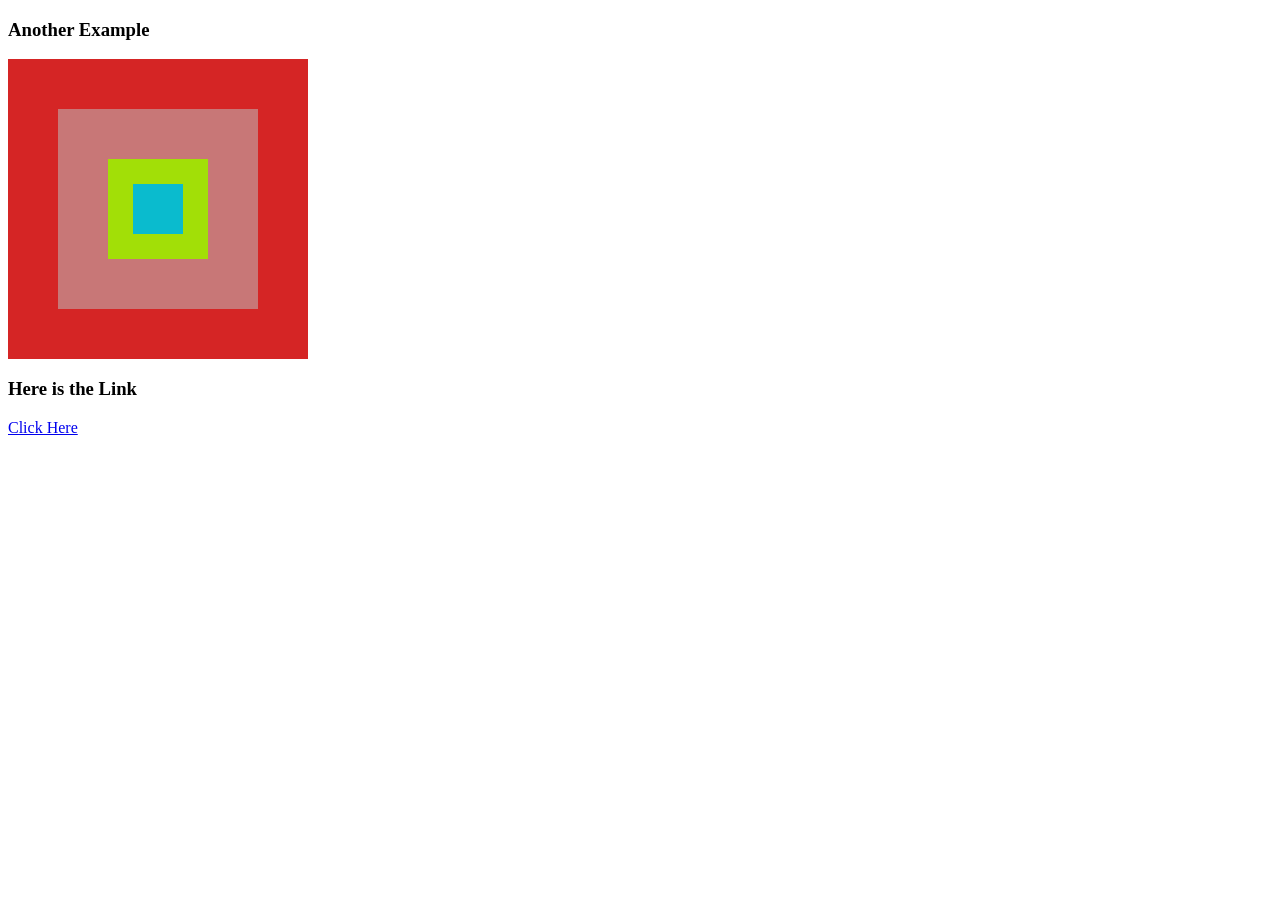
<file: DOM/index.html>
<!doctype html>
<html lang="en">
  <head>
    <meta charset="UTF-8" />
    <meta name="viewport" content="width=device-width, initial-scale=1.0" />
    <title>Document</title>
    <style>
      /* Code for Propagation */
      #grand-parent {
        width: 300px;
        height: 300px;
        background-color: rgb(213, 37, 37);
      }
      #parent {
        width: 200px;
        height: 200px;
        background-color: rgb(200, 119, 119);
      }
      #child {
        width: 100px;
        height: 100px;
        background-color: rgb(162, 223, 7);
      }
      #grand-child {
        width: 50px;
        height: 50px;
        background-color: rgb(10, 187, 206);
      }
      #grand-parent,
      #parent,
      #child,
      #grand-child {
        display: flex;
        justify-content: center;
        align-items: center;
      }
    </style>
  </head>
  <body>
    <h3>Another Example</h3>
    <div id="grand-parent">
      <div id="parent">
        <div id="child">
          <div id="grand-child"></div>
        </div>
      </div>
    </div>

    

    <h3>Here is the Link</h3>
    <a href="https://github.com/Laxman67">Click Here </a>
   
  </body>
  <script>
    const b1 = document.getElementById('grand-parent');
     const b2 = document.getElementById('parent');
     const b3 = document.getElementById('child');
     const b4 = document.getElementById('grand-child');

     b1.addEventListener("mouseenter",function(){
        console.log(getComputedStyle(b1).backgroundColor);
     })
     b2.addEventListener("mouseenter",function(){
        console.log(getComputedStyle(b2).backgroundColor);
     })
     b3.addEventListener("mouseenter",function(){
        console.log(getComputedStyle(b3).backgroundColor);
     })
      b4.addEventListener("mouseenter",function(){
        console.log(getComputedStyle(b4).backgroundColor);
     })
    </script>
</html>
</file>
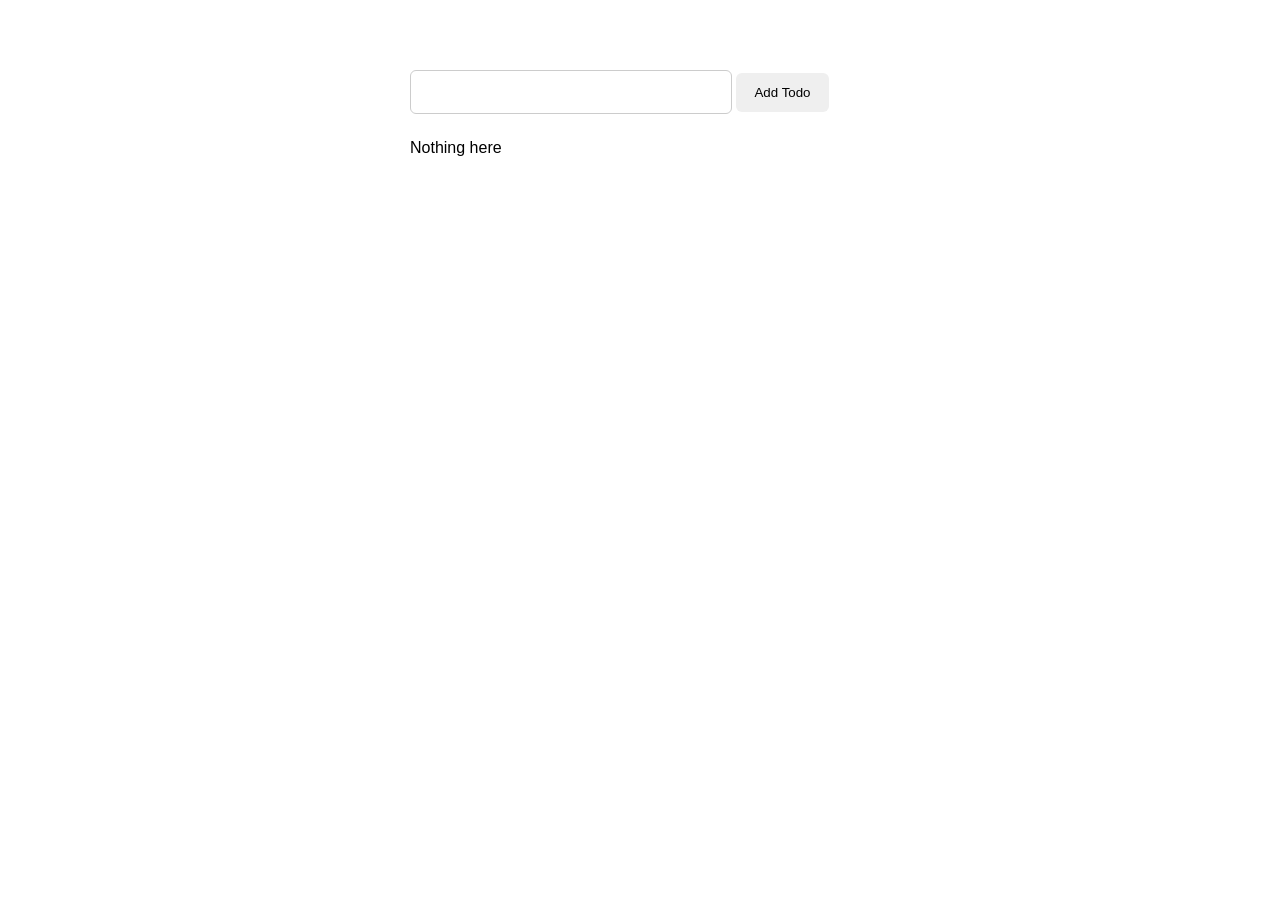
<file: todo/index.html>
<!doctype html>
<html lang="en">
  <head>
    <meta charset="UTF-8" />
    <meta name="viewport" content="width=device-width, initial-scale=1.0" />
    <title>Document</title>
    <link rel="stylesheet" href="style.css" />
  </head>
  <body>
      <input class="int" type="text">
      <button class="btn">Add Todo</button>
    <p class="list">Nothing here</p>

 
  </body>
     <script src="script.js" defer ></script>
</html>
</file>
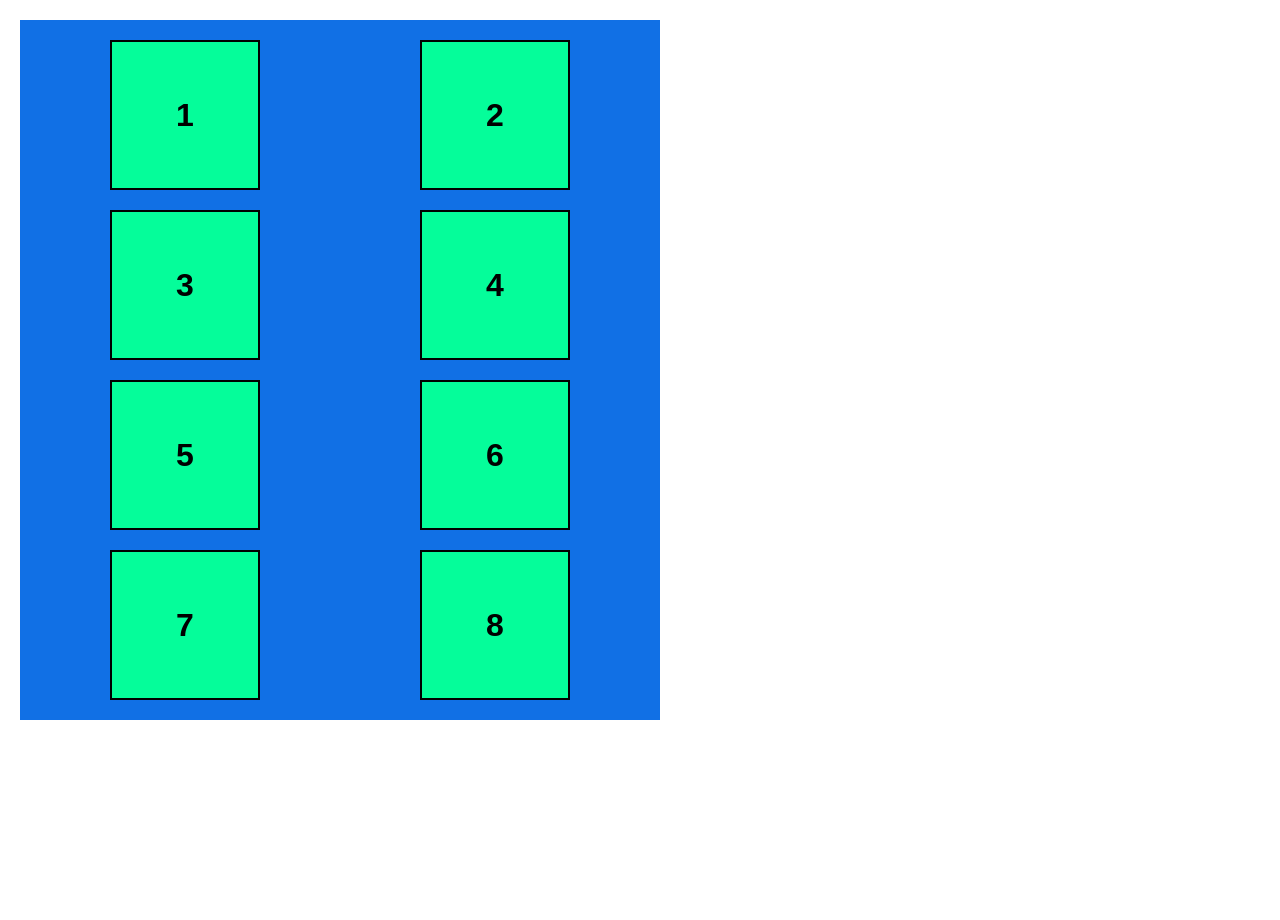
<file: HTML/css/index.html>
<!DOCTYPE html>
<html lang="en">
<head>
    <meta charset="UTF-8">
    <meta name="viewport" content="width=device-width, initial-scale=1.0">
    <link rel="stylesheet" href="style.css">
    <title>Grid in CSS</title>
</head>
<body>
    <div id="grid">
        <div class="item item1">1</div>
        <div class="item item2">2</div>
        <div class="item item3">3</div>
        <div class="item item4">4</div>
        <div class="item item5">5</div>
        <div class="item item6">6</div>
        <div class="item item6">7</div>
        <div class="item item6">8</div>
    </div>
</body>
</html>
</file>
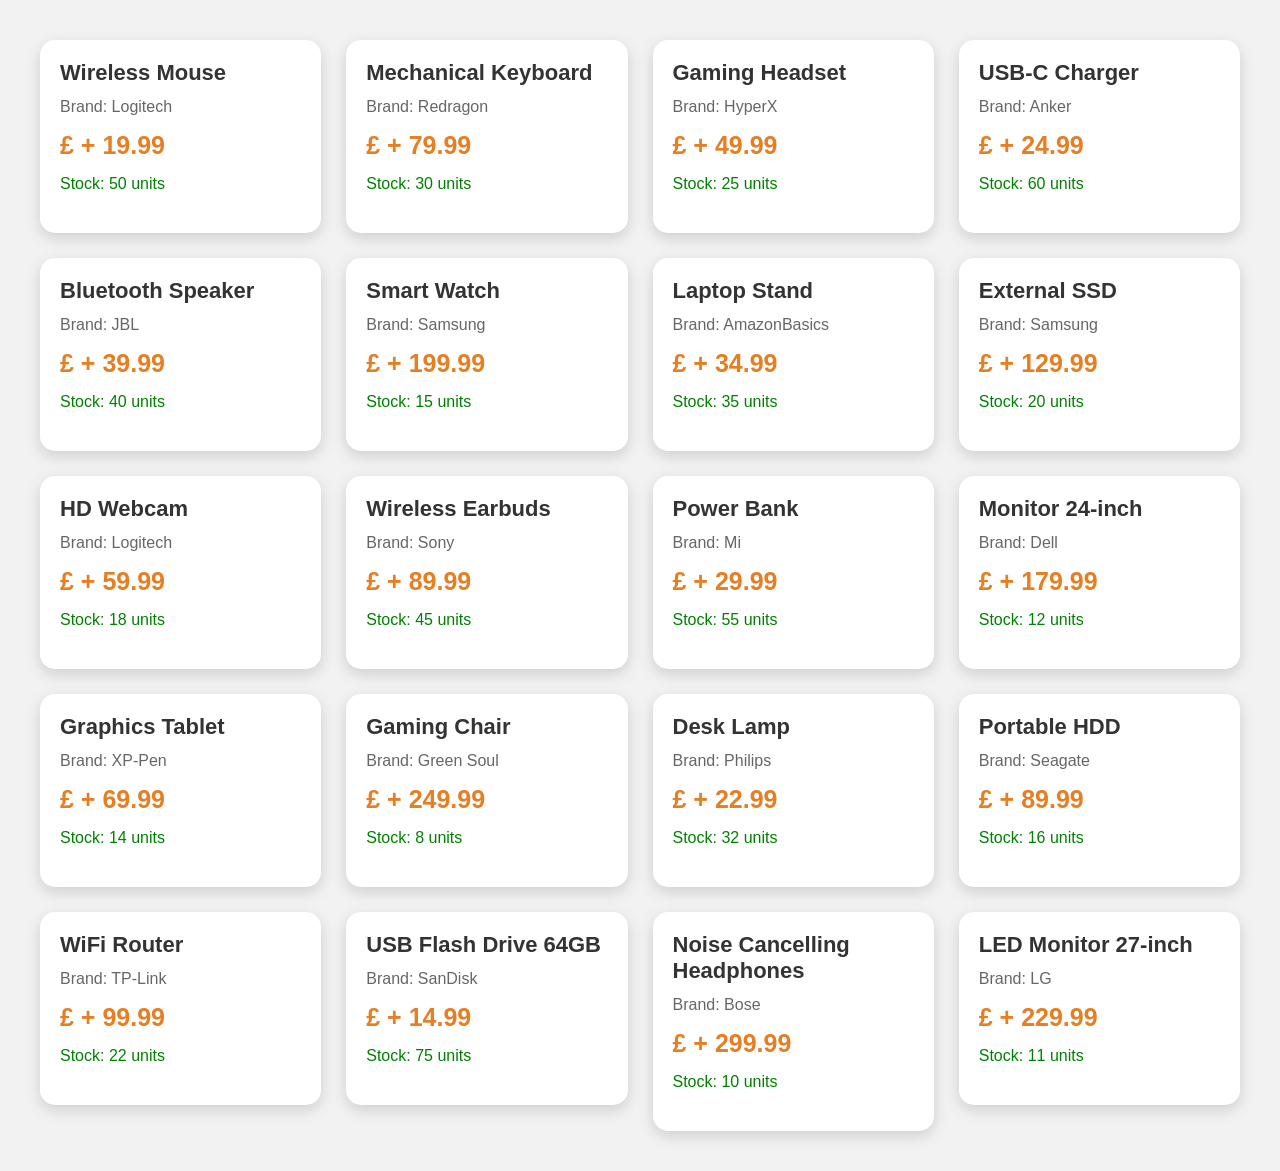
<file: DOM/card.html>
<!DOCTYPE html>
<html lang="en">
<head>
    <meta charset="UTF-8">
    <meta name="viewport" content="width=device-width, initial-scale=1.0">
    <title>Document</title>
   <style>
    * {
        margin: 0;
        padding: 0;
        box-sizing: border-box;
        font-family: Arial, sans-serif;
    }


    body {
        background: #f2f2f2;
        padding: 40px;
    }


    /* Main container */

    .container {
        max-width: 1400px;
        margin: auto;
    }


    .container h1 {
        text-align: center;
        margin-bottom: 40px;
        font-size: 40px;
        color: #333;
    }


    /* Product Grid */

    .list {
        display: grid;
        grid-template-columns: repeat(4, 1fr);
        gap: 25px;
    }


    /* Product Card */

    .card {
        background: white;
        border-radius: 15px;
        overflow: hidden;
        box-shadow: 0 5px 15px rgba(0,0,0,0.15);
        transition: 0.3s ease;
    }


   



    /* Product Details */

    .product-details {
        padding: 20px;
    }


    .product-details h2 {
        font-size: 22px;
        color: #333;
        margin-bottom: 12px;
    }


    /* Brand */

    .brand {
        color: #666;
        font-size: 16px;
        margin-bottom: 15px;
    }


    /* Price */

    .price {
        font-size: 25px;
        font-weight: bold;
        color: #e67e22;
        margin-bottom: 15px;
    }


    /* Quantity */

    .quantity {
        color: green;
        font-size: 16px;
        margin-bottom: 20px;
    }


    /* Button */

    button {

        width: 100%;
        padding: 12px;

        border: none;
        border-radius: 8px;

        background: #111;
        color: white;

        font-size: 16px;
        cursor: pointer;

        transition: 0.3s;
    }


 


 
   </style>
</head>
<body>
    <div class="container">
        <div class="list">

        </div>
    </div>
    <script>
        const products = [
  {
    productId: 101,
    name: "Wireless Mouse",
    price: 19.99,
    quantity: 50,
    brand: "Logitech"
  },
  {
    productId: 102,
    name: "Mechanical Keyboard",
    price: 79.99,
    quantity: 30,
    brand: "Redragon"
  },
  {
    productId: 103,
    name: "Gaming Headset",
    price: 49.99,
    quantity: 25,
    brand: "HyperX"
  },
  {
    productId: 104,
    name: "USB-C Charger",
    price: 24.99,
    quantity: 60,
    brand: "Anker"
  },
  {
    productId: 105,
    name: "Bluetooth Speaker",
    price: 39.99,
    quantity: 40,
    brand: "JBL"
  },
  {
    productId: 106,
    name: "Smart Watch",
    price: 199.99,
    quantity: 15,
    brand: "Samsung"
  },
  {
    productId: 107,
    name: "Laptop Stand",
    price: 34.99,
    quantity: 35,
    brand: "AmazonBasics"
  },
  {
    productId: 108,
    name: "External SSD",
    price: 129.99,
    quantity: 20,
    brand: "Samsung"
  },
  {
    productId: 109,
    name: "HD Webcam",
    price: 59.99,
    quantity: 18,
    brand: "Logitech"
  },
  {
    productId: 110,
    name: "Wireless Earbuds",
    price: 89.99,
    quantity: 45,
    brand: "Sony"
  },
  {
    productId: 111,
    name: "Power Bank",
    price: 29.99,
    quantity: 55,
    brand: "Mi"
  },
  {
    productId: 112,
    name: "Monitor 24-inch",
    price: 179.99,
    quantity: 12,
    brand: "Dell"
  },
  {
    productId: 113,
    name: "Graphics Tablet",
    price: 69.99,
    quantity: 14,
    brand: "XP-Pen"
  },
  {
    productId: 114,
    name: "Gaming Chair",
    price: 249.99,
    quantity: 8,
    brand: "Green Soul"
  },
  {
    productId: 115,
    name: "Desk Lamp",
    price: 22.99,
    quantity: 32,
    brand: "Philips"
  },
  {
    productId: 116,
    name: "Portable HDD",
    price: 89.99,
    quantity: 16,
    brand: "Seagate"
  },
  {
    productId: 117,
    name: "WiFi Router",
    price: 99.99,
    quantity: 22,
    brand: "TP-Link"
  },
  {
    productId: 118,
    name: "USB Flash Drive 64GB",
    price: 14.99,
    quantity: 75,
    brand: "SanDisk"
  },
  {
    productId: 119,
    name: "Noise Cancelling Headphones",
    price: 299.99,
    quantity: 10,
    brand: "Bose"
  },
  {
    productId: 120,
    name: "LED Monitor 27-inch",
    price: 229.99,
    quantity: 11,
    brand: "LG"
  }
];


const list = document.querySelector(".list")

products.map((item) => {
  const temp = document.createElement("div")
  temp.innerHTML = `<div class="card">

            <div class="product-details">
                <h2>${item.name}</h2>
                <p class="brand">Brand: ${item.brand}</p>

                <div class="price">
                    £ + ${item.price}
                </div>

                <p class="quantity">
                    Stock: ${item.quantity} units
                </p>
            </div>
        </div>`
  list.appendChild(temp)
})
    </script>
</body>
</html>
</file>
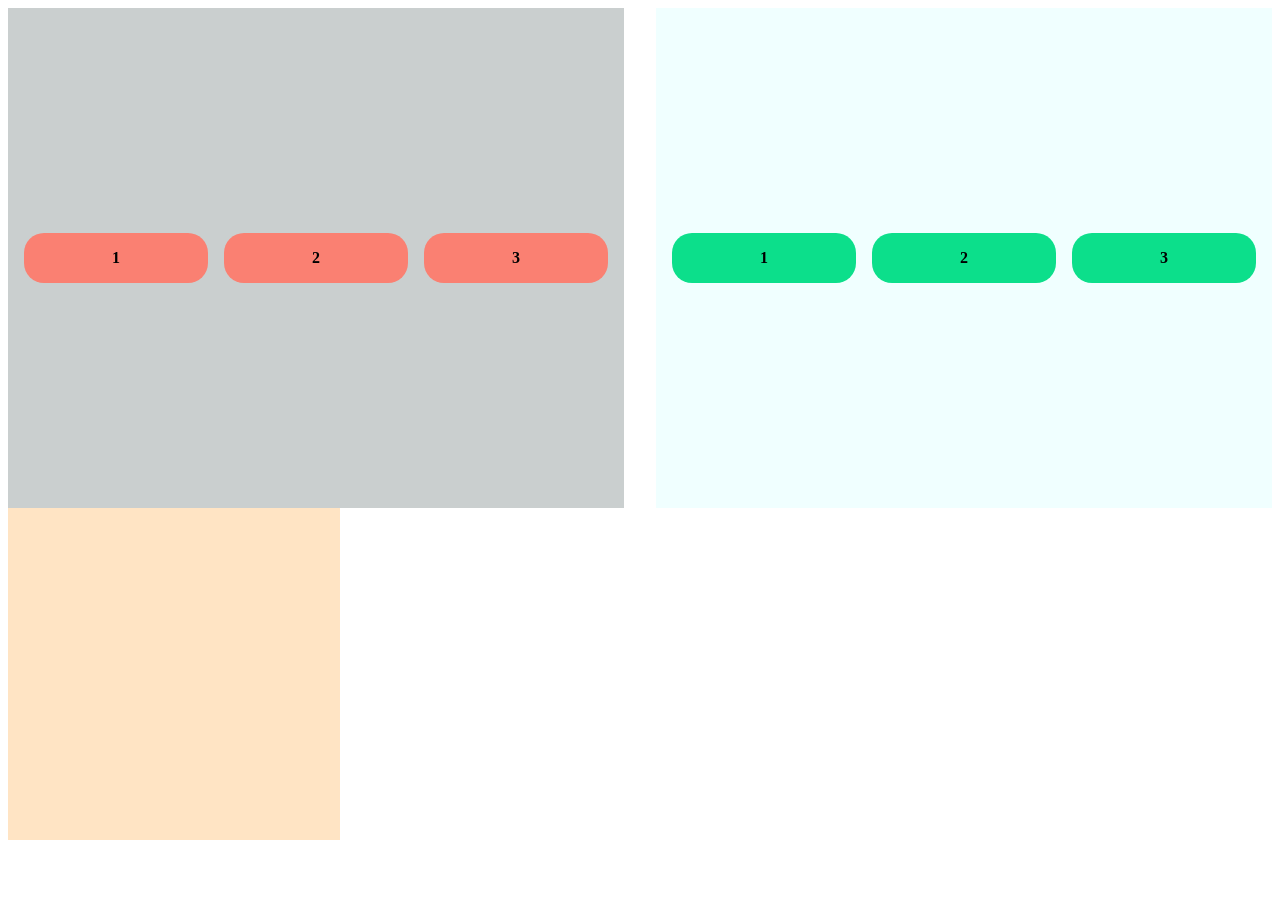
<file: DOM/dreg.html>
<!doctype html>
<html lang="en">
  <head>
    <meta charset="UTF-8" />
    <meta name="viewport" content="width=device-width, initial-scale=1.0" />
    <title>Document</title>
    <style>
      .items {
        width: 60%;
        height: 50px;
        margin: 0 auto;
        border-radius: 20px;
        display: flex;
        justify-content: center;
        align-items: center;
        font-weight: 800;
      }
      .items-1 {
        background-color: salmon;
      }

      .items-2 {
        background-color: rgb(12, 223, 139);
      }
      #container {
        display: grid;
        grid-template-columns: repeat(2, minmax(500px, 1fr));
        gap: 2rem;
        grid-auto-rows: 500px;
      }
      .containers {
        padding: 1rem;
        display: flex;
        justify-content: center;
        align-items: center;
        gap: 1rem;
      }
      .containers:nth-child(1) {
        background-color: rgb(202, 207, 207);
      }
      .containers:nth-child(2) {
        background-color: azure;
      }
      .dragging {
        opacity: 0.5;
        border: 2px solid red;
      }
    </style>
  </head>
  <body>
    <div id="container">
      <div class="containers">
        <div class="items items-1 draggables" draggable="true">1</div>
        <div class="items items-1 draggables" draggable="true">2</div>
        <div class="items items-1 draggables" draggable="true">3</div>
      </div>
      <div class="containers">
        <div class="items items-2 draggables" draggable="true">1</div>
        <div class="items items-2 draggables" draggable="true">2</div>
        <div class="items items-2 draggables" draggable="true">3</div>
      </div>
    </div>

    <div
      class="containers"
      style="background-color: bisque; width: 300px; height: 300px"
    ></div>
    <script>

        const draggableItems = Object.values(
  document.getElementsByClassName("draggables"),
);

const containers = Object.values(document.getElementsByClassName("containers"));

containers.forEach((container) => {
  container.addEventListener("dragover", (e) => {
    e.preventDefault();

    const draggedItem = document.querySelector(".dragging");
    container.appendChild(draggedItem);
  });
});

draggableItems.forEach((item) => {
  item.addEventListener("dragstart", () => {
    item.classList.add("dragging");
  });

  item.addEventListener("dragend", () => {
    item.classList.remove("dragging");
  });
});
    </script>
  </body>
</html>
</file>
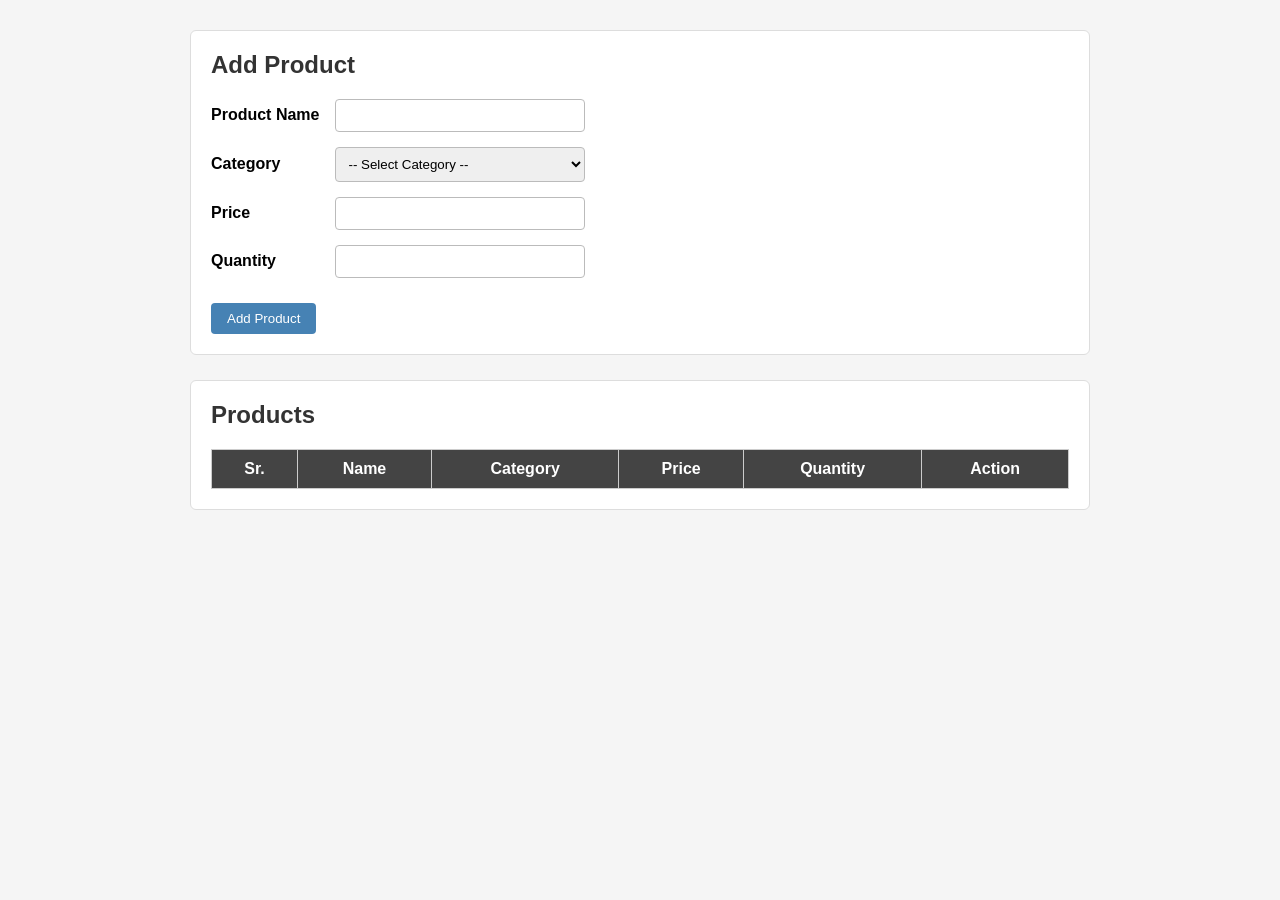
<file: DOM/Form.html>
<!DOCTYPE html>
<html lang="en">
<head>
  <meta charset="UTF-8">
  <meta name="viewport" content="width=device-width, initial-scale=1.0">
  <title>Product Management</title>

  <style>
    * {
      margin: 0;
      padding: 0;
      box-sizing: border-box;
      font-family: Arial, Helvetica, sans-serif;
    }

    body {
      background: #f5f5f5;
      padding: 30px;
    }

    .container {
      width: 80%;
      max-width: 900px;
      margin: auto;
    }

    .card {
      background: white;
      border: 1px solid #ddd;
      border-radius: 6px;
      padding: 20px;
      margin-bottom: 25px;
    }

    h2 {
      margin-bottom: 20px;
      color: #333;
    }

    .form-group {
      margin-bottom: 15px;
    }

    label {
      display: inline-block;
      width: 120px;
      font-weight: bold;
    }

    input,
    select {
      width: 250px;
      padding: 8px;
      border: 1px solid #bbb;
      border-radius: 4px;
    }

    input:focus,
    select:focus {
      outline: none;
      border-color: steelblue;
    }

    button {
      padding: 8px 16px;
      border: none;
      border-radius: 4px;
      cursor: pointer;
      color: white;
      margin-top: 10px;
    }

    .add-btn {
      background: steelblue;
    }

    .add-btn:hover {
      background: #346d9c;
    }

    .delete-btn {
      background: crimson;
    }

    .delete-btn:hover {
      background: darkred;
    }

    table {
      width: 100%;
      border-collapse: collapse;
      margin-top: 15px;
    }

    th,
    td {
      border: 1px solid #ccc;
      padding: 10px;
      text-align: center;
    }

    th {
      background: #444;
      color: white;
    }

    tr:nth-child(even) {
      background: #f8f8f8;
    }
  </style>
</head>
<body>

<div class="container">

  <div class="card">
    <h2>Add Product</h2>

    <form id="form">

      <div class="form-group">
        <label>Product Name</label>
        <input type="text" name="name" required>
      </div>

      <div class="form-group">
        <label>Category</label>
        <select name="category" required>
          <option value="">-- Select Category --</option>
          <option>Electronics</option>
          <option>Clothing</option>
          <option>Groceries</option>
          <option>Books</option>
          <option>Furniture</option>
          <option>Sports</option>
          <option>Beauty & Personal Care</option>
          <option>Toys</option>
          <option>Stationery</option>
          <option>Home & Kitchen</option>
        </select>
      </div>

      <div class="form-group">
        <label>Price</label>
        <input type="number" name="price" required>
      </div>

      <div class="form-group">
        <label>Quantity</label>
        <input type="number" name="quantity" required>
      </div>

      <button type="submit" class="add-btn">Add Product</button>

    </form>
  </div>

  <div class="card">
    <h2>Products</h2>

    <table id="table">
      <thead>
        <tr>
          <th>Sr.</th>
          <th>Name</th>
          <th>Category</th>
          <th>Price</th>
          <th>Quantity</th>
          <th>Action</th>
        </tr>
      </thead>

      <tbody></tbody>
    </table>

  </div>

</div>

<script>
const form = document.getElementById("form");
const tableBody = document.querySelector("#table tbody");

let products = JSON.parse(localStorage.getItem("products")) || [];

displayProducts();

form.addEventListener("submit", function(e) {
    e.preventDefault();

    const product = {
        name: form.elements.name.value.trim(),
        category: form.elements.category.value,
        price: Number(form.elements.price.value),
        quantity: Number(form.elements.quantity.value)
    };

    products.push(product);

    localStorage.setItem("products", JSON.stringify(products));

    form.reset();

    displayProducts();
});

function displayProducts() {

    tableBody.innerHTML = "";

    products.forEach((product, index) => {

        const row = tableBody.insertRow();

        row.insertCell().textContent = index + 1;
        row.insertCell().textContent = product.name;
        row.insertCell().textContent = product.category;
        row.insertCell().textContent = "₹" + product.price;
        row.insertCell().textContent = product.quantity;

        const actionCell = row.insertCell();

        const deleteBtn = document.createElement("button");
        deleteBtn.textContent = "Delete";
        deleteBtn.className = "delete-btn";

        deleteBtn.onclick = function () {

            products.splice(index, 1);

            localStorage.setItem("products", JSON.stringify(products));

            displayProducts();
        };

        actionCell.appendChild(deleteBtn);
    });

}
</script>

</body>
</html>
</file>
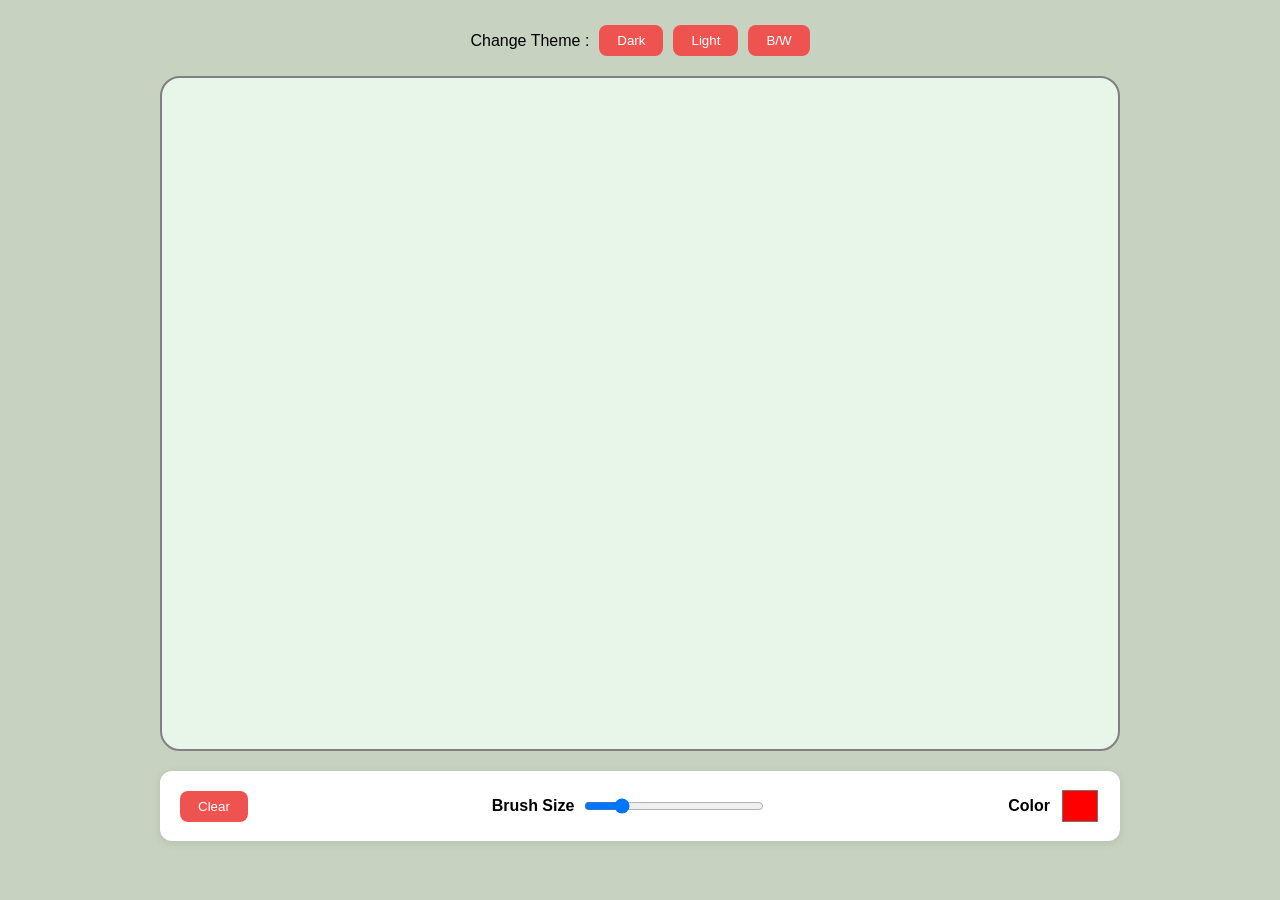
<file: DOM/whiteboard.html>
<!doctype html>
<html lang="en">
<head>
<meta charset="UTF-8">
<meta name="viewport" content="width=device-width, initial-scale=1.0">
<title>Drawing Board</title>

<style>
*{
    margin:0;
    padding:0;
    box-sizing:border-box;
    font-family:Arial,Helvetica,sans-serif;
}

body{
    background:#c7d3c0;
    min-height:100vh;
    display:flex;
    flex-direction:column;
    align-items:center;
    padding:25px;
    gap:20px;
    transition:.3s;
}

.Theme{
    display:flex;
    gap:10px;
    align-items:center;
}

#drawing-board{
    width:75vw;
    height:75vh;
    background:#e8f5e9;
    border:2px solid gray;
    border-radius:20px;
    position:relative;
    overflow:hidden;
    transition:.3s;
}

.drawing{
    position:absolute;
    border-radius:50%;
}

.controls{
    width:75vw;
    display:flex;
    justify-content:space-between;
    align-items:center;
    gap:20px;
    padding:15px 20px;
    background:white;
    border-radius:12px;
    box-shadow:0 2px 8px rgba(0,0,0,.1);
    transition:.3s;
}

.control-group{
    display:flex;
    align-items:center;
    gap:10px;
}

button{
    padding:8px 18px;
    border:none;
    border-radius:8px;
    background:#ef5350;
    color:white;
    cursor:pointer;
    transition:.3s;
}

button:hover{
    background:#d32f2f;
}

input[type="range"]{
    width:180px;
}

input[type="color"]{
    width:40px;
    height:40px;
    border:none;
    background:none;
    cursor:pointer;
}
</style>
</head>

<body>

<div class="Theme">
<p>Change Theme :</p>

<button id="Dark">Dark</button>

<button id="light">Light</button>

<button id="both">B/W</button>

</div>

<div id="drawing-board"></div>

<div class="controls">

<button id="clear-board">Clear</button>

<div class="control-group">
<strong>Brush Size</strong>
<input
type="range"
id="slider"
min="1"
max="50"
value="10">
</div>

<div class="control-group">
<strong>Color</strong>
<input
type="color"
id="colorPicker"
value="#ff0000">
</div>

</div>

<script>
  const drawingBoard = document.getElementById("drawing-board");
const clearBtn = document.getElementById("clear-board");
const slider = document.getElementById("slider");
const colorPicker = document.getElementById("colorPicker");

const light = document.getElementById("light");
const dark = document.getElementById("Dark");
const both = document.getElementById("both");

const controls = document.querySelector(".controls");

let isDrawing = false;
let brushSize = slider.value;
let brushColor = colorPicker.value;
let bwMode = false;

slider.addEventListener("input", () => {
    brushSize = slider.value;
});

colorPicker.addEventListener("input", () => {
    brushColor = colorPicker.value;
});

drawingBoard.addEventListener("mousedown", () => {
    isDrawing = true;
});

drawingBoard.addEventListener("mouseup", () => {
    isDrawing = false;
});

drawingBoard.addEventListener("mouseleave", () => {
    isDrawing = false;
});

drawingBoard.addEventListener("mousemove", (e) => {

    if (!isDrawing) return;

    const dot = document.createElement("div");

    dot.classList.add("drawing");

    const rect = drawingBoard.getBoundingClientRect();

    dot.style.width = brushSize + "px";
    dot.style.height = brushSize + "px";

    dot.style.backgroundColor = brushColor;

    dot.style.left =
        e.clientX - rect.left - brushSize / 2 + "px";

    dot.style.top =
        e.clientY - rect.top - brushSize / 2 + "px";

    drawingBoard.appendChild(dot);

});

clearBtn.addEventListener("click", () => {

    drawingBoard.innerHTML = "";

});

dark.addEventListener("click", () => {

    document.body.style.background = "#111";

    document.body.style.color = "#fff";

    drawingBoard.style.background = "#222";

    drawingBoard.style.borderColor = "#555";

    controls.style.background = "#333";

});

light.addEventListener("click", () => {

    document.body.style.background = "#c7d3c0";

    document.body.style.color = "#000";

    drawingBoard.style.background = "#e8f5e9";

    drawingBoard.style.borderColor = "gray";

    controls.style.background = "#ffffff";

});

both.addEventListener("click", () => {

    bwMode = !bwMode;
    if (bwMode) {

        document.body.style.filter = "grayscale(100%)";

    } else {

        document.body.style.filter = "none";

    }

});

</script>

</body>
</html>
</file>
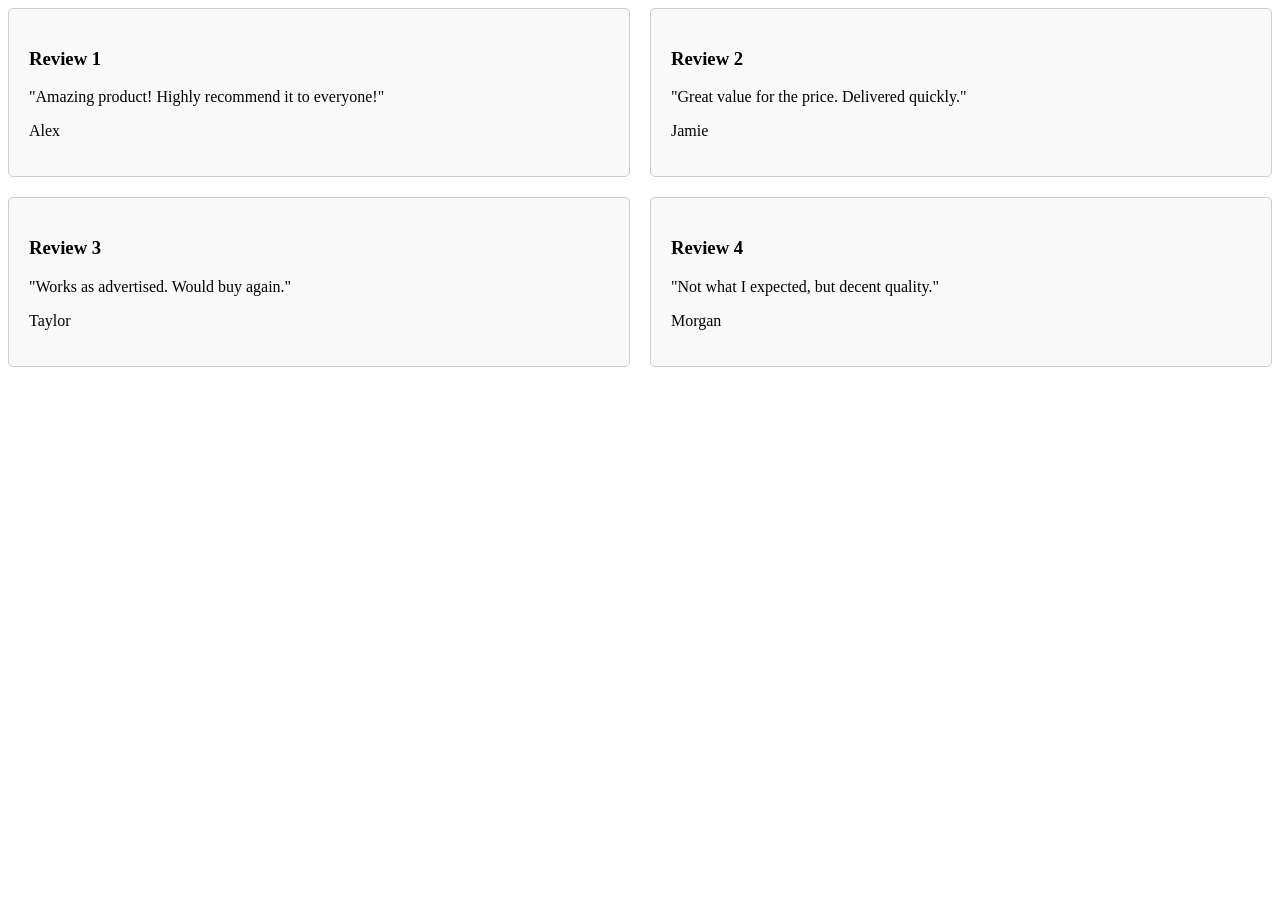
<file: HTML/homework/idex.html>
<!DOCTYPE html>
<html lang="en">
<head>
    <meta charset="UTF-8">
    <meta name="viewport" content="width=device-width, initial-scale=1.0">
    <title>2x2 Reviews Grid</title>
    <link rel="stylesheet" href="style.css">
</head>
<body>
    <div class="reviews-grid">
        <div class="review-card">
            <h3 class="review-heading">Review 1</h3>
            <p class="review-text">"Amazing product! Highly recommend it to everyone!"</p>
            <p class="reivew-person">Alex</p>
        </div>
        <div class="review-card">
            <h3 class="review-heading">Review 2</h3>
            <p class="review-text">"Great value for the price. Delivered quickly."</p>
            <p class="reivew-person">Jamie</p>
        </div>
        <div class="review-card">
            <h3 class="review-heading">Review 3</h3>
            <p class="review-text">"Works as advertised. Would buy again."</p>
            <p class="reivew-person">Taylor</p>
        </div>
        <div class="review-card">
            <h3 class="review-heading">Review 4</h3>
            <p class="review-text">"Not what I expected, but decent quality."</p>
            <p class="reivew-person">Morgan</p>
        </div>
    </div>
</body>
</html>
</file>
<file: todo/style.css>
* {
    box-sizing: border-box;
}

body {
    font-family: Arial, sans-serif;
    max-width: 500px;
    margin: 50px auto;
    padding: 20px;
}

.int {
    width: 70%;
    padding: 12px;
    font-size: 16px;
    border: 1px solid #ccc;
    border-radius: 6px;
}

.btn {
    padding: 12px 18px;
    border: none;
    border-radius: 6px;
    cursor: pointer;
}

.btn:hover {
    opacity: 0.8;
}

.list {
    margin-top: 25px;
}

.todo {
    display: flex;
    justify-content: space-between;
    align-items: center;
    padding: 12px 15px;
    margin-bottom: 10px;
    border: 1px solid #ddd;
    border-radius: 8px;
    background: #f8f8f8;
}

.remove-btn {
    padding: 7px 12px;
    border: none;
    border-radius: 5px;
    cursor: pointer;
    background-color: red;
}

.remove-btn:hover {
    opacity: 0.7;
}
</file>
<file: HTML/css/style.css>
* {
    margin: 0;
    padding: 0;
    box-sizing: border-box;
    font-family: gilroy, sans-serif;
}

html,
body {
    height: 100vh;
    width: 100vw;
}

#grid{
    width: 50vw;
    display: grid;
    align-self: center;
    justify-self: center;
    justify-items: center;
    align-items: center;
    grid-template-columns: repeat(2, 1fr);
    grid-template-rows: repeat(2, 1fr);
    gap: 20px; 
    padding: 20px;
    margin: 20px;
    background-color: rgb(17, 112, 229);
}

.item {
    width: 150px;
    height: 150px;
    background-color: rgb(5, 253, 154);
    border: 2px solid black;
    display: flex;
    align-items: center;
    justify-content: center;
    font-size: 2rem;
    font-weight: bold;
}
</file>
<file: HTML/homework/style.css>
.reviews-grid {
            display: grid;
            grid-template-columns: repeat(2, 1fr);
            gap: 20px;
        }

        .review-card {
            border: 1px solid #ccc;
            padding: 20px;
            border-radius: 5px;
            background-color: #f9f9f9;
        }
</file>
